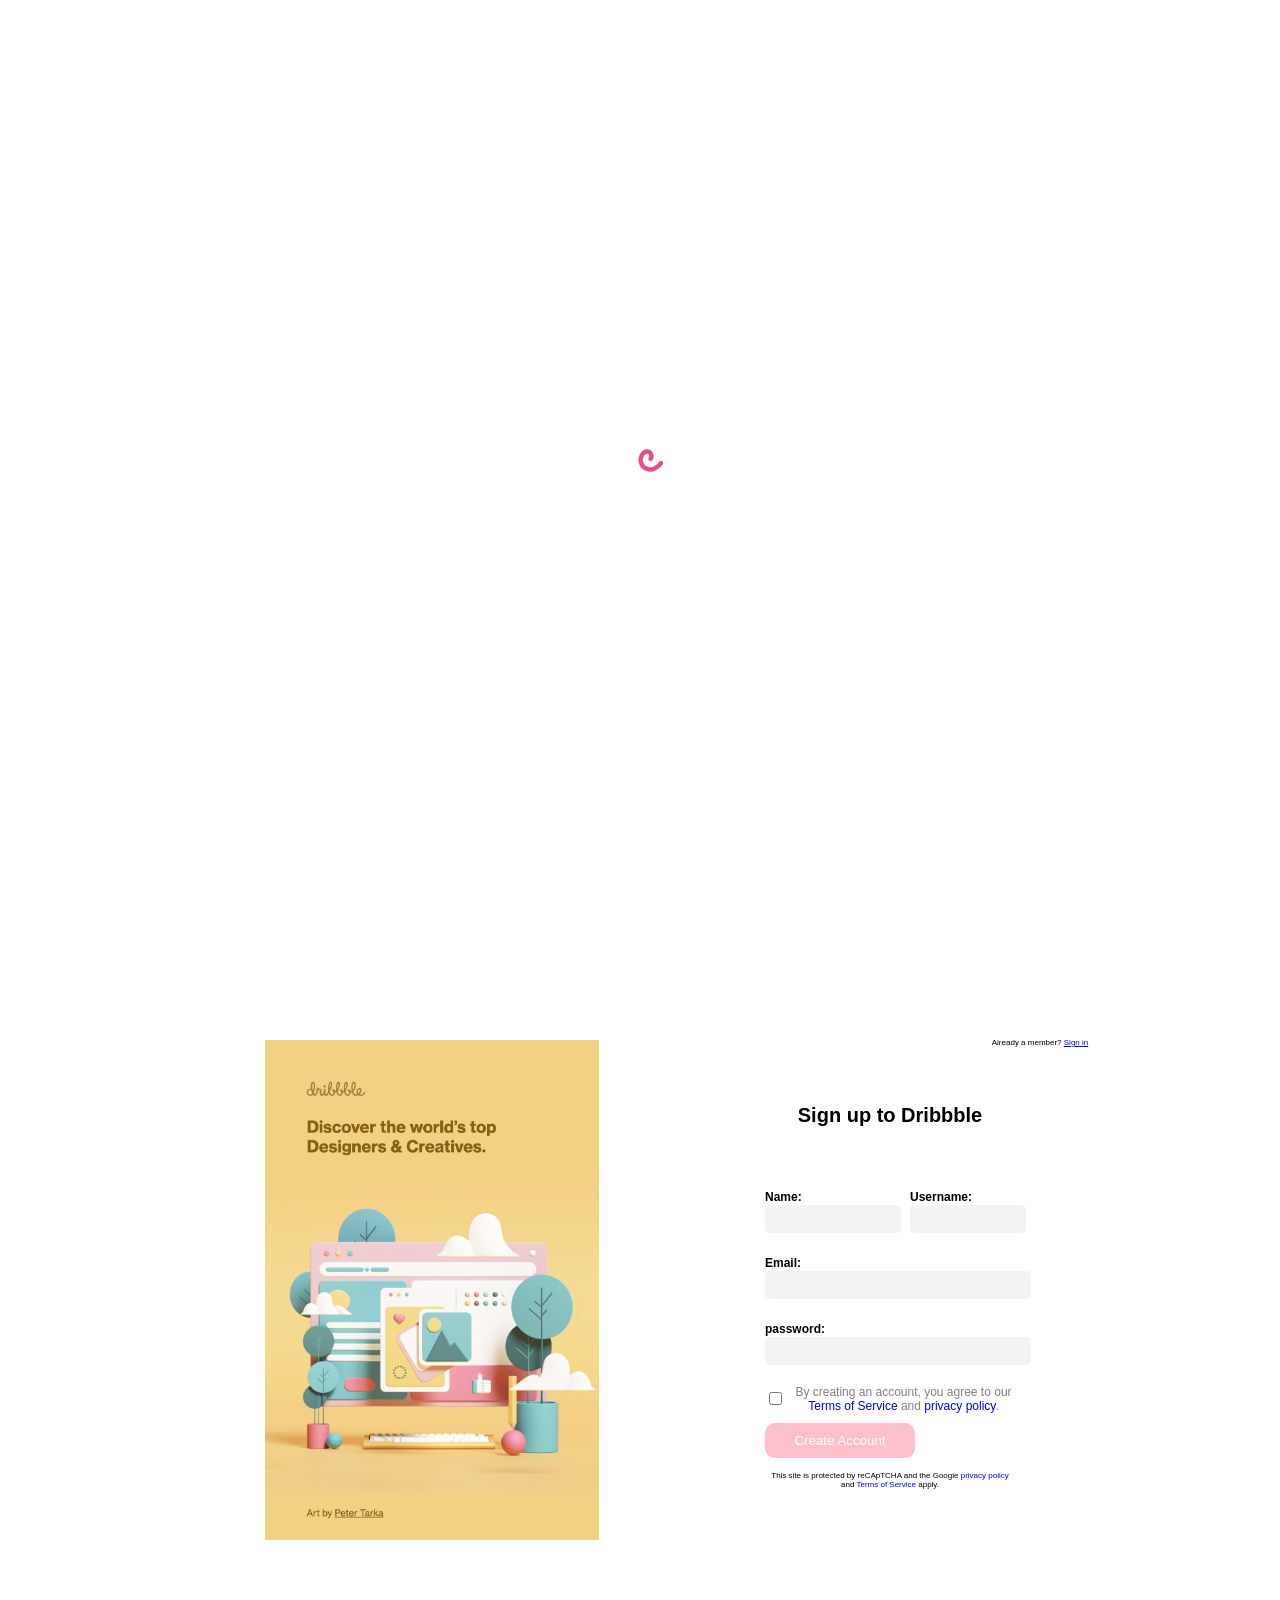
<file: index.html>
<!DOCTYPE html>
<html lang="en">
<head>
    <meta charset="UTF-8">
    <meta name="viewport" content="width=device-width, initial-scale=1.0">
    <title>Sign-Up Form</title>
    <link rel="stylesheet" type="text/css" href="dribble.css">
</head>
<body>
    <div class="container" id="loadingDiv">
        <img src="Asset/dribble-logo-5.gif" alt="Loading GIF">
    </div>
    <form action="#" method="post" id="sign-up-form">
        <div class="signin">
            <p>Already a member? <a href="#">Sign in</a></p>
        </div>
        <div class="form-container">
            <div class="left-side">
                <img src="Asset/banner.jpg" alt="Image">
            </div>
            <div class="right-side">
                <h3 class="Signup">Sign up to Dribbble</h3>
                <div class="row">
                    <div class="column">
                        <label for="name"><b>Name:</b></label>
                        <input type="text" id="name" name="name" style="width: 120px; height: 12px;">
                        <div class="error-message" id="name-error"></div>
                    </div>
                    <div class="column">
                        <label for="username"><b>Username:</b></label>
                        <input type="text" id="username" name="username"  style="width: 100px; height: 12px;">
                        <div class="error-message" id="username-error"></div>
                    </div>
                </div>
                <div class="row">
                    <div class="column">
                        <label for="email"><b>Email:</b></label>
                        <input type="email" id="email" name="email" style="width: 250px; height: 12px;">
                        <div class="error-message" id="email-error"></div>
                    </div>
                </div>
                <div class="row">
                    <div class="column">
                        <label for="password"><b>password:</b></label>
                        <input type="password" id="password" name="password" style="width: 250px; height: 12px;">
                        <div class="error-message" id="password-error"></div>
                    </div>
                </div>
                <div class="checkbox">
                    <input type="checkbox" id="terms" name="terms" required>
                    <label for="terms">By creating an account, you agree to our <span class="color1">Terms of Service</span> and <span class="color2">privacy policy</span>.</label>
                </div>
               
               <div class="error-message" id="terms-error"></div>
                <button type="submit" id="create-account-button">Create Account</button>
                <p>This site is protected by reCApTCHA and the Google <span class="color3">privacy policy</span> and <span class="color4">Terms of Service</span> apply.</p>
            </div>
        </div>
    </form>

    <script>
        var displayTime = 8000;

        function showMainContent() {
            document.getElementById('loadingDiv').classList.add('hidden');
            document.getElementById('mainDiv').classList.remove('hidden');
        }
        setTimeout(showMainContent, displayTime);
    </script>
    <script src="dribble.js"></script>
</body>
</html>
</file>
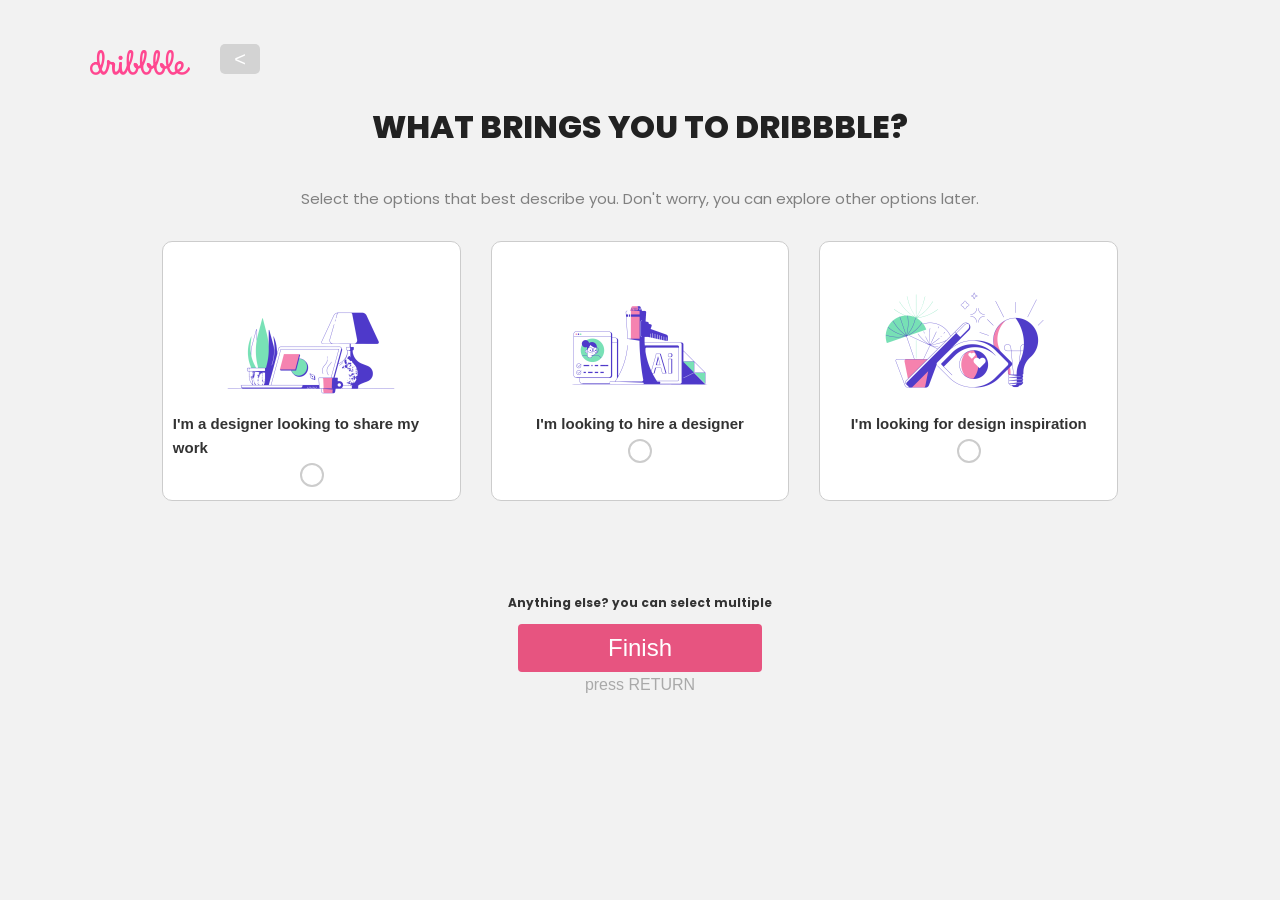
<file: Ask.html>
<!DOCTYPE html>
<html>
<head>
    <title>Dribbble</title>
    <link rel="stylesheet" href="Ask.css">
    <link rel="preconnect" href="https://fonts.googleapis.com">
    <link rel="preconnect" href="https://fonts.gstatic.com" crossorigin>
    <link href="https://fonts.googleapis.com/css2?family=Lilita+One&family=poppins:ital,wght@0,100;0,200;0,300;0,400;0,500;0,600;0,700;0,800;0,900;1,100;1,200;1,300;1,400;1,500;1,600;1,700;1,800;1,900&display=swap" rel="stylesheet">
</head>
<body>
<section>
    <div class="logo"><img src="Asset/pinkDribble.png"></div>
    <button id="blank-page-button"><</button>
    <h2>What brings you to Dribbble?</h2>
    <p class="text1">
    Select the options that best describe you. Don't worry, you can explore other options later.
    </p>
    <form id="options-form">
        <label class="option" for="share-work">
            <img src="Asset/image1.png">
            <span>I'm a designer looking to share my work</span>
            <p class="additional-text">Sharing my imagination to the world!. Work and share my work to the community.</p>
            <input type="checkbox" id="share-work" name="options" value="share-work">
        </label>
        <label class="option" for="hire-designer">
            <img src="Asset/image2.png">
            <span>I'm looking to hire a designer</span>
            <p class="additional-text">Looking for a designer to work for my team!, choose the best designers out on dribbble</p>
            <input type="checkbox" id="hire-designer" name="options" value="hire-designer">
        </label>
        <label class="option" for="find-inspiration">
            <img src="Asset/image3.png">
            <span>I'm looking for design inspiration</span>
            <p class="additional-text">With over 7 million shots from a vast community of designers, Dribbble is the leading source for design inspiration.</p>
            <input type="checkbox" id="find-inspiration" name="options" value="find-inspiration">
        </label>
    </form>
</section>
<section>
    <h3>Anything else? you can select multiple</h3>
    <button id="finish-button" type="submit">Finish</button>
    <a href="#">press RETURN</a>
</section>

<script>
    document.getElementById("blank-page-button").onclick = function() {
        window.location.href = "profile.html"; 
    };

    document.getElementById("finish-button").onclick = function(event) {
        event.preventDefault();
        window.location.href = "mainPage.html"; 
    };
</script>

</body>
</html>
</file>
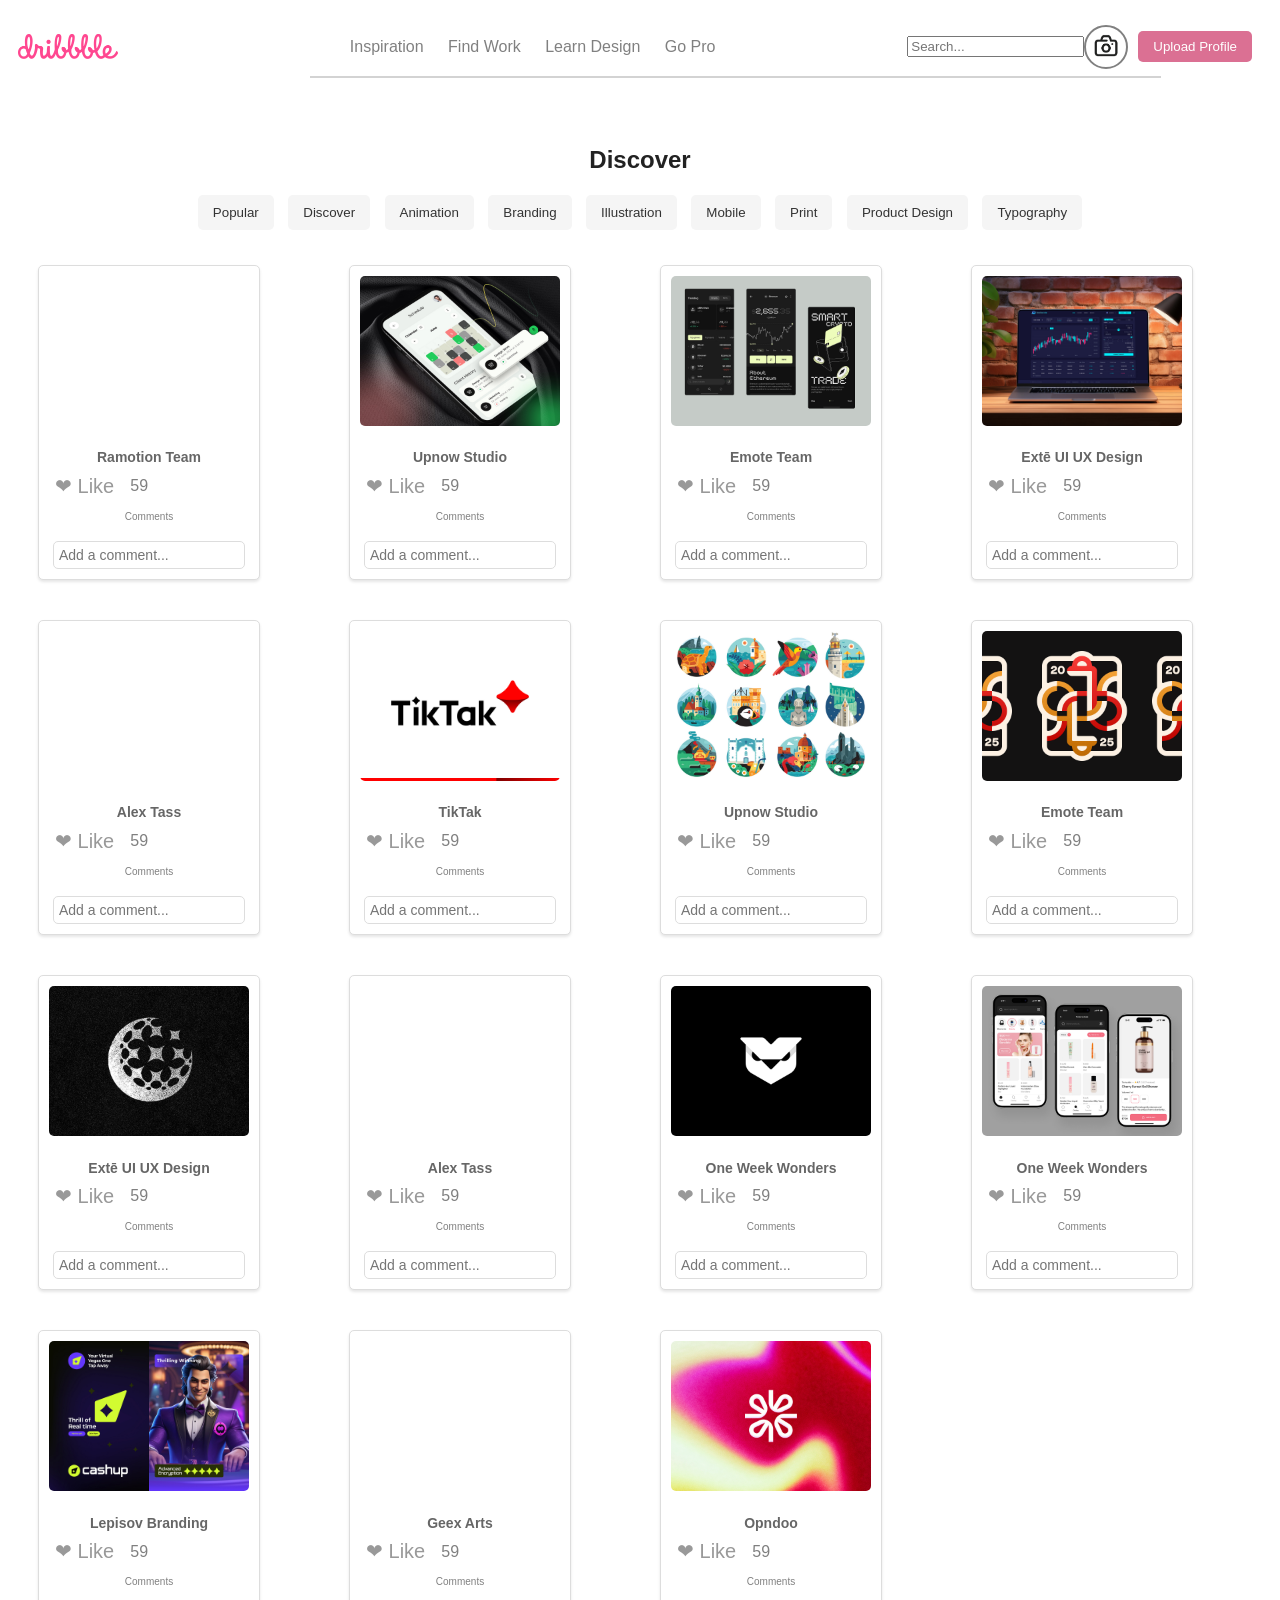
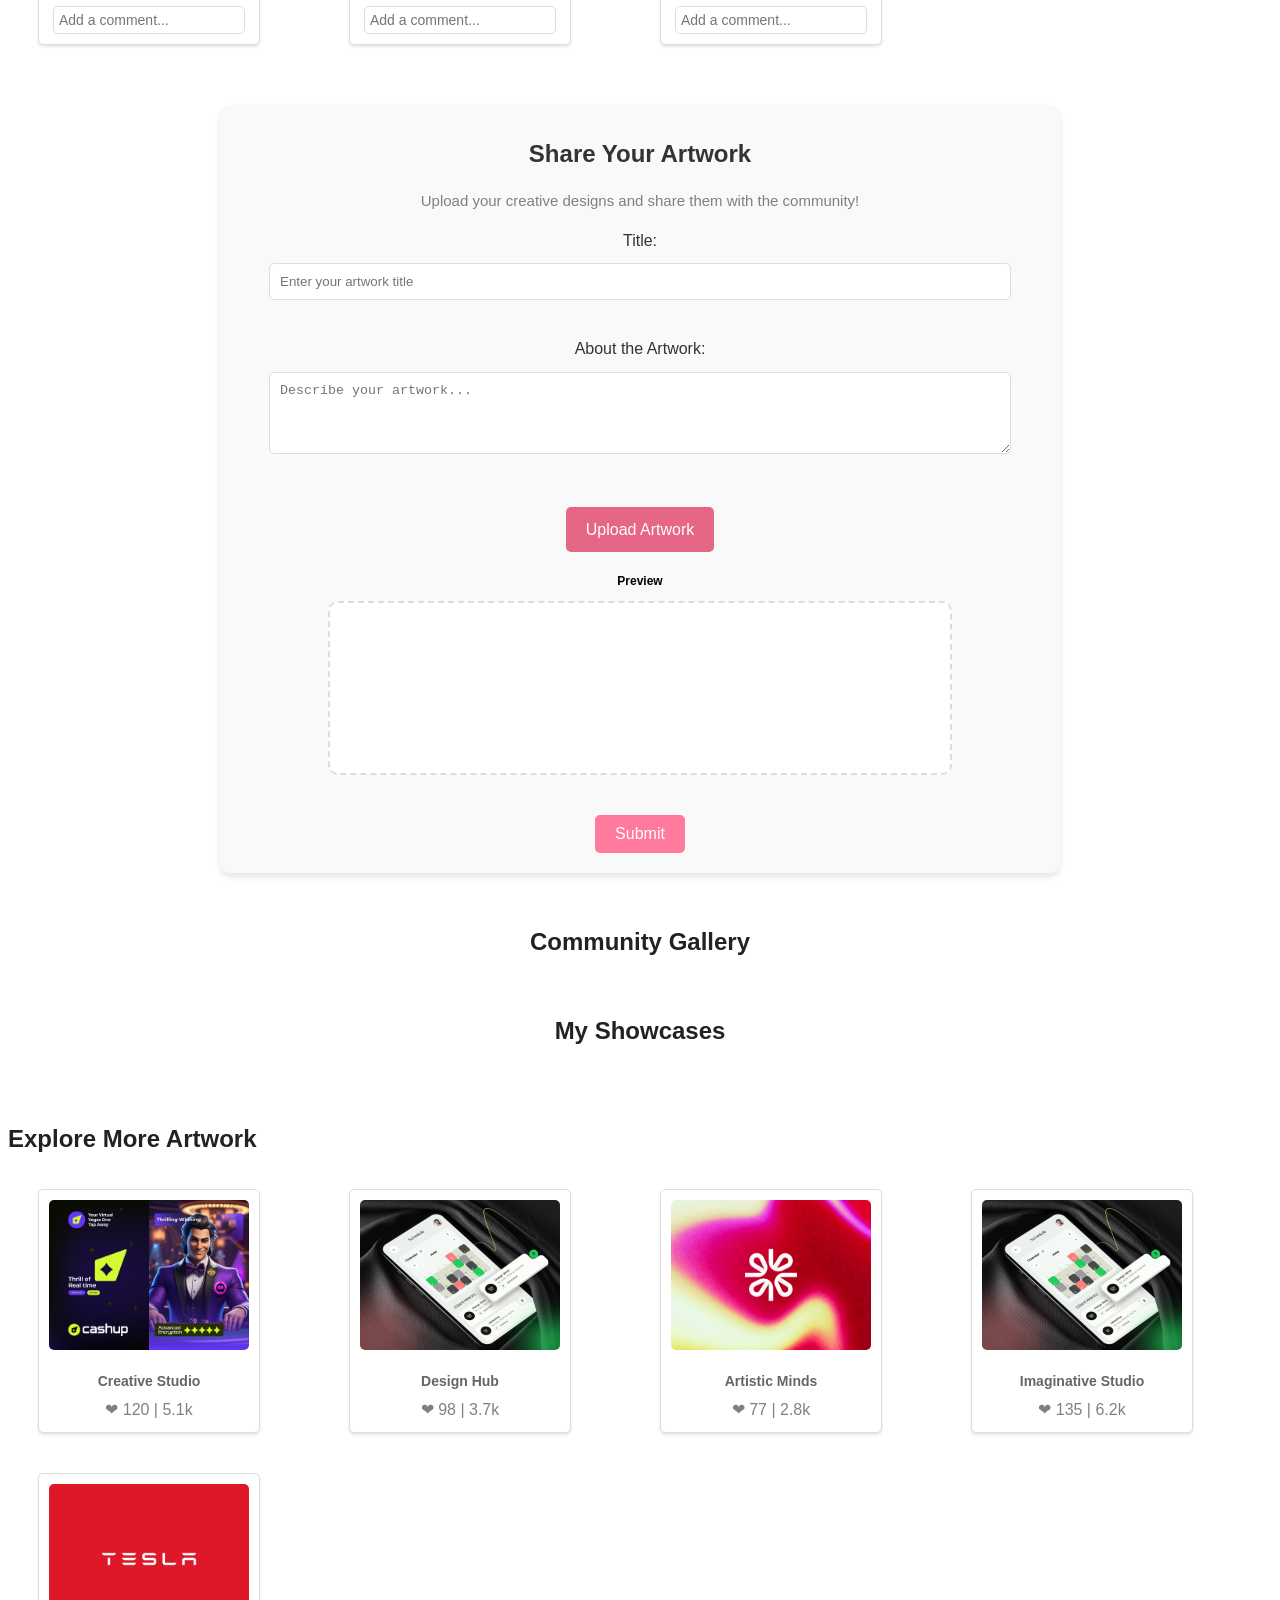
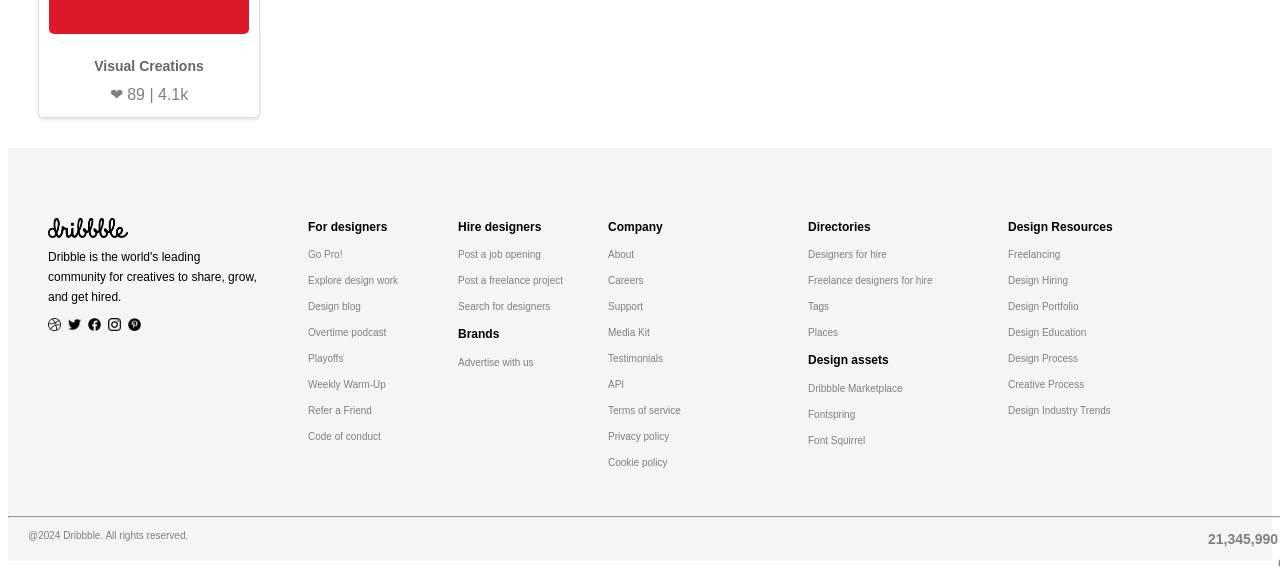
<file: mainPage.html>
<!DOCTYPE html>
<html lang="en">
<head>
    <meta charset="UTF-8">
    <meta name="viewport" content="width=device-width, initial-scale=1.0">
    <title>Dribbble Clone</title>
    <link rel="stylesheet" href="mainPage.css">
</head>
<body>
    <div class="navbar">
        <img src="Asset/pinkDribble.png">
        <div class="navbar-links">
            <ul>
                <li><a href="#">Inspiration</a></li>
                <li><a href="#">Find Work</a></li>
                <li><a href="#">Learn Design</a></li>
                <li><a href="#">Go Pro</a></li>
            </ul>
        </div>

        
        <div class="profile-section">
            <input type="text" class="search-box" placeholder="Search...">
            <label for="file-upload" class="profile-image">
                <img id="uploaded-image" src="Asset/—Pngtree—camera icon_4490535.png" alt="Profile Image">
            </label>
            <input type="file" id="file-upload" accept="image/*" onchange="displayImage(event)">
            <button class="profile-upload-btn">Upload Profile</button>
        </div>
    </div>
    </br>

    <div class="discover-section">
        <h2>Discover</h2>
        <div class="discover-tabs">
            <button>Popular</button>
            <button>Discover</button>
            <button>Animation</button>
            <button>Branding</button>
            <button>Illustration</button>
            <button>Mobile</button>
            <button>Print</button>
            <button>Product Design</button>
            <button>Typography</button>
        </div>

        
        <div class="gallery-grid">
            
            <div class="card">
                <video autoplay muted loop width="100%" style="border-radius: 10px;">
                    <source src="Asset/vid1.mp4" type="video/mp4">
                    Your browser does not support the video tag.
                </video>
                <p>Ramotion Team</p>
                <div class="like-section">
                    <button class="like-button" onclick="toggleLike(this)">❤ Like</button>
                    <span class="like-count">59</span>
                </div>
                <div class="comment-section">
                    <h4>Comments</h4>
                    <ul class="comment-list"></ul>
                    <input type="text" class="comment-input" placeholder="Add a comment..." onkeypress="addComment(event, this)">
                </div>
            </div>
            
            <div class="card">
                <img src="Asset/img2.jpg" alt="Design 2">
                <p>Upnow Studio</p>
                <div class="like-section">
                    <button class="like-button" onclick="toggleLike(this)">❤ Like</button>
                    <span class="like-count">59</span>
                </div>
                <div class="comment-section">
                    <h4>Comments</h4>
                    <ul class="comment-list"></ul>
                    <input type="text" class="comment-input" placeholder="Add a comment..." onkeypress="addComment(event, this)">
                </div>
            </div>
            <div class="card">
                <img src="Asset/img3.jpg" alt="Design 3">
                <p>Emote Team</p>
                <div class="like-section">
                    <button class="like-button" onclick="toggleLike(this)">❤ Like</button>
                    <span class="like-count">59</span>
                </div>
                <div class="comment-section">
                    <h4>Comments</h4>
                    <ul class="comment-list"></ul>
                    <input type="text" class="comment-input" placeholder="Add a comment..." onkeypress="addComment(event, this)">
                </div>
            </div>
            <div class="card">
                <img src="Asset/img4.jpg" alt="Design 4">
                <p>Extē UI UX Design</p>
                <div class="like-section">
                    <button class="like-button" onclick="toggleLike(this)">❤ Like</button>
                    <span class="like-count">59</span>
                </div>
                <div class="comment-section">
                    <h4>Comments</h4>
                    <ul class="comment-list"></ul>
                    <input type="text" class="comment-input" placeholder="Add a comment..." onkeypress="addComment(event, this)">
                </div>
            </div>
            <div class="card">
                <video autoplay muted loop width="100%" style="border-radius: 10px;">
                    <source src="Asset/vid2.mp4" type="video/mp4">
                    Your browser does not support the video tag.
                </video>
                <p>Alex Tass</p>
                <div class="like-section">
                    <button class="like-button" onclick="toggleLike(this)">❤ Like</button>
                    <span class="like-count">59</span>
                </div>
                <div class="comment-section">
                    <h4>Comments</h4>
                    <ul class="comment-list"></ul>
                    <input type="text" class="comment-input" placeholder="Add a comment..." onkeypress="addComment(event, this)">
                </div>
            </div>
            <div class="card">
                <img src="Asset/img6.png" alt="Design 6">
                <p>TikTak</p>
                <div class="like-section">
                    <button class="like-button" onclick="toggleLike(this)">❤ Like</button>
                    <span class="like-count">59</span>
                </div>
                <div class="comment-section">
                    <h4>Comments</h4>
                    <ul class="comment-list"></ul>
                    <input type="text" class="comment-input" placeholder="Add a comment..." onkeypress="addComment(event, this)">
                </div>
            </div>
            <div class="card">
                <img src="Asset/img8.jpg" alt="Design 2">
                <p>Upnow Studio</p>
                <div class="like-section">
                    <button class="like-button" onclick="toggleLike(this)">❤ Like</button>
                    <span class="like-count">59</span>
                </div>
                <div class="comment-section">
                    <h4>Comments</h4>
                    <ul class="comment-list"></ul>
                    <input type="text" class="comment-input" placeholder="Add a comment..." onkeypress="addComment(event, this)">
                </div>
            </div>
            <div class="card">
                <img src="Asset/img9.png" alt="Design 3">
                <p>Emote Team</p>
                <div class="like-section">
                    <button class="like-button" onclick="toggleLike(this)">❤ Like</button>
                    <span class="like-count">59</span>
                </div>
                <div class="comment-section">
                    <h4>Comments</h4>
                    <ul class="comment-list"></ul>
                    <input type="text" class="comment-input" placeholder="Add a comment..." onkeypress="addComment(event, this)">
                </div>
            </div>
            <div class="card">
                <img src="Asset/img10.png" alt="Design 4">
                <p>Extē UI UX Design</p>
                <div class="like-section">
                    <button class="like-button" onclick="toggleLike(this)">❤ Like</button>
                    <span class="like-count">59</span>
                </div>
                <div class="comment-section">
                    <h4>Comments</h4>
                    <ul class="comment-list"></ul>
                    <input type="text" class="comment-input" placeholder="Add a comment..." onkeypress="addComment(event, this)">
                </div>
            </div>
            <div class="card">
                <video autoplay muted loop width="100%" style="border-radius: 10px;">
                    <source src="Asset/vid3.mp4" type="video/mp4">
                    Your browser does not support the video tag.
                </video>
                <p>Alex Tass</p>
                <div class="like-section">
                    <button class="like-button" onclick="toggleLike(this)">❤ Like</button>
                    <span class="like-count">59</span>
                </div>
                <div class="comment-section">
                    <h4>Comments</h4>
                    <ul class="comment-list"></ul>
                    <input type="text" class="comment-input" placeholder="Add a comment..." onkeypress="addComment(event, this)">
                </div>
            </div>
            <div class="card">
                <img src="Asset/img11.png" alt="Design 6">
                <p>One Week Wonders</p>
                <div class="like-section">
                    <button class="like-button" onclick="toggleLike(this)">❤ Like</button>
                    <span class="like-count">59</span>
                </div>
                <div class="comment-section">
                    <h4>Comments</h4>
                    <ul class="comment-list"></ul>
                    <input type="text" class="comment-input" placeholder="Add a comment..." onkeypress="addComment(event, this)">
                </div>
            </div>
            <div class="card">
                <img src="Asset/img12.png" alt="Design 6">
                <p>One Week Wonders</p>
                <div class="like-section">
                    <button class="like-button" onclick="toggleLike(this)">❤ Like</button>
                    <span class="like-count">59</span>
                </div>
                <div class="comment-section">
                    <h4>Comments</h4>
                    <ul class="comment-list"></ul>
                    <input type="text" class="comment-input" placeholder="Add a comment..." onkeypress="addComment(event, this)">
                </div>
            </div>
            <div class="card">
                <img src="Asset/img13.jpg" alt="Design 6">
                <p>Lepisov Branding</p>
                <div class="like-section">
                    <button class="like-button" onclick="toggleLike(this)">❤ Like</button>
                    <span class="like-count">59</span>
                </div>
                <div class="comment-section">
                    <h4>Comments</h4>
                    <ul class="comment-list"></ul>
                    <input type="text" class="comment-input" placeholder="Add a comment..." onkeypress="addComment(event, this)">
                </div>
            </div>
            <div class="card">
                <video autoplay muted loop width="100%" style="border-radius: 10px;">
                    <source src="Asset/vid4.mp4" type="video/mp4">
                    Your browser does not support the video tag.
                </video>
                <p>Geex Arts</p>
                <div class="like-section">
                    <button class="like-button" onclick="toggleLike(this)">❤ Like</button>
                    <span class="like-count">59</span>
                </div>
                <div class="comment-section">
                    <h4>Comments</h4>
                    <ul class="comment-list"></ul>
                    <input type="text" class="comment-input" placeholder="Add a comment..." onkeypress="addComment(event, this)">
                </div>
            </div>
            <div class="card">
                <img src="Asset/img14.jpg" alt="Design 6">
                <p>Opndoo</p>
                <div class="like-section">
                    <button class="like-button" onclick="toggleLike(this)">❤ Like</button>
                    <span class="like-count">59</span>
                </div>
                <div class="comment-section">
                    <h4>Comments</h4>
                    <ul class="comment-list"></ul>
                    <input type="text" class="comment-input" placeholder="Add a comment..." onkeypress="addComment(event, this)">
                </div>
            </div>
        </div>
    </div>
        </div>
    </div>
    
    <div class="upload-section">
        <h2>Share Your Artwork</h2>
        <p>Upload your creative designs and share them with the community!</p>
        <form id="upload-form">
           
            <label for="artwork-title">Title:</label><br>
            <input type="text" id="artwork-title" placeholder="Enter your artwork title" required><br><br>
    
            
            <label for="artwork-description">About the Artwork:</label><br>
            <textarea id="artwork-description" rows="4" placeholder="Describe your artwork..." required></textarea><br><br>
    
            
            <label for="artwork-upload" class="upload-btn">
                <input type="file" id="artwork-upload" accept="image/*,video/*" onchange="previewArtwork(event)" required>
                Upload Artwork
            </label>
    
           
            <div class="preview-container">
                <h3>Preview</h3>
                <div id="preview-area">
                </div>
            </div>
    
            
            <button type="submit" class="submit-artwork-btn">Submit</button>
        </form>
    </div>
    
    <div class="community-gallery">
        <h2>Community Gallery</h2>

        <div class="community-gallery">
            <h2>My Showcases</h2>
        <div class="gallery-grid" id="community-gallery-grid">
        </div>
    </div> 
    </div> 


<div class="additional-images">
    <h2>Explore More Artwork</h2>
    <div class="gallery-grid">
        <div class="card">
            <img src="Asset/img13.jpg" alt="Additional Design 1">
            <p>Creative Studio</p>
            <span>❤ 120 | 5.1k</span>
        </div>
        <div class="card">
            <img src="Asset/img2.jpg" alt="Additional Design 2">
            <p>Design Hub</p>
            <span>❤ 98 | 3.7k</span>
        </div>
        <div class="card">
            <img src="Asset/img14.jpg" alt="Additional Design 3">
            <p>Artistic Minds</p>
            <span>❤ 77 | 2.8k</span>
        </div>
        <div class="card">
            <img src="Asset/img2.jpg" alt="Additional Design 4">
            <p>Imaginative Studio</p>
            <span>❤ 135 | 6.2k</span>
        </div>
        <div class="card">
            <img src="Asset/img15.png" alt="Additional Design 5">
            <p>Visual Creations</p>
            <span>❤ 89 | 4.1k</span>
        </div>
    </div>
</div>

    <div class="footer">
        <img class="image2" src="Asset/dribbble-logo-png-dribbble-logos-img-5000x1230.png">
        <p class="a">Dribble is the world's leading</p>
        <p class="a1">community for creatives to share, grow,</p>
        <p class="a2">and get hired.</p>

        <img class="dribbble" src="Asset/dribble.png">
        <img class="twitter" src="Asset/twitter (2).png">
        <img class="facebook" src="Asset/facebook (1).png">
        <img class="instagram" src="Asset/instagram (1).png">
        <img class="printerest" src="Asset/pinterest.png">

        
        <div class="pack1">
            <h3>For designers</h3>
            <h4>Go Pro!</h4>
            <h4>Explore design work</h4>
            <h4>Design blog</h4>
            <h4>Overtime podcast</h4>
            <h4>Playoffs</h4>
            <h4>Weekly Warm-Up</h4>
            <h4>Refer a Friend</h4>
            <h4>Code of conduct</h4>
        </div>
        
        <div class="pack2">
            <h3>Hire designers</h3>
            <h4>Post a job opening</h4>
            <h4>Post a freelance project</h4>
            <h4>Search for designers</h4>
            
            <h3>Brands</h3>
            <h4>Advertise with us</h4>
        </div>
        
        <div class="pack3">
            <h3>Company</h3>
            <h4>About</h4>
            <h4>Careers</h4>
            <h4>Support</h4>
            <h4>Media Kit</h4>
            <h4>Testimonials</h4>
            <h4>API</h4>
            <h4>Terms of service</h4>
            <h4>Privacy policy</h4>
            <h4>Cookie policy</h4>
        </div>
        
        <div class="pack4">
            <h3>Directories</h3>
            <h4>Designers for hire</h4>
            <h4>Freelance designers for hire</h4>
            <h4>Tags</h4>
            <h4>Places</h4>
            
            <h3>Design assets</h3>
            <h4>Dribbble Marketplace</h4>
            <h4>Fontspring</h4>
            <h4>Font Squirrel</h4>
        </div>
        
        <div class="pack5">
            <h3>Design Resources</h3>
            <h4>Freelancing</h4>
            <h4>Design Hiring</h4>
            <h4>Design Portfolio</h4>
            <h4>Design Education</h4>
            <h4>Design Process</h4>
            <h4>Creative Process</h4>
            <h4>Design Industry Trends</h4>
        </div>

        <div class="line">
        <hr>
        </div>

        <div class="line">
            <hr>
        </div>

        <p class="copyright">@2024 Dribbble. All rights reserved.</p>
        <p class="shots"><b>21,345,990</b>&nbsp; shots dribbbled</p>
        <img class="dribbble1" src="Asset/dribbble.png">
    </div>

    <script src="mainPage.js"></script>
    <script>
        function toggleLike(button) {
            const likeCountElement = button.nextElementSibling;
            let likeCount = parseInt(likeCountElement.textContent);

            if (button.classList.contains('liked')) {
                button.classList.remove('liked');
                button.textContent = '❤ Like';
                likeCount--;
            } else {
                button.classList.add('liked');
                button.textContent = '🩷 Liked';
                likeCount++;
            }

            likeCountElement.textContent = likeCount;
        }

        function addComment(event, input) {
            if (event.key === 'Enter' && input.value.trim() !== '') {
                const commentList = input.previousElementSibling;
                const newComment = document.createElement('li');
                newComment.textContent = input.value;
                commentList.appendChild(newComment);
                input.value = '';
            }
        }
    </script>
</body>
</html>
</file>
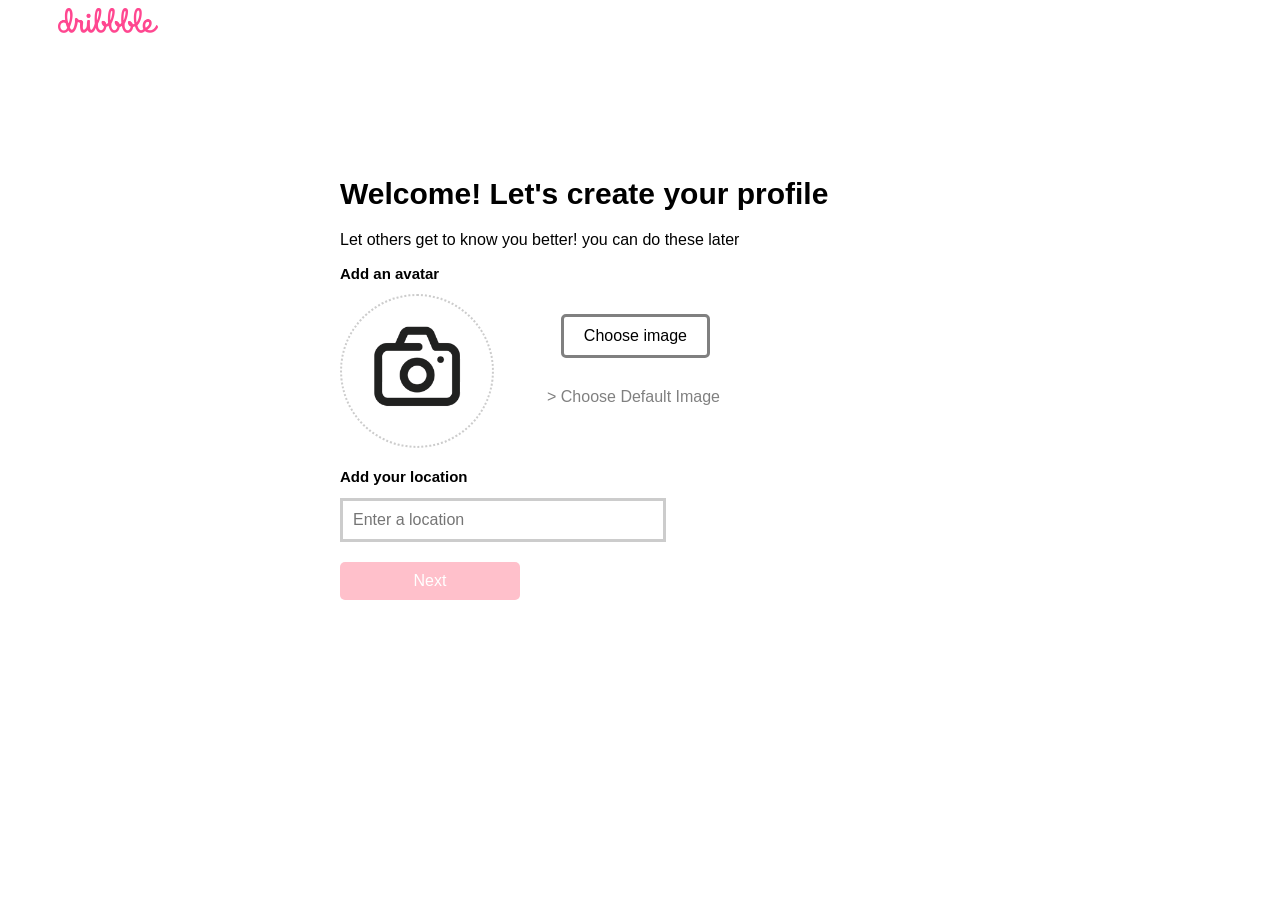
<file: profile.html>
<!DOCTYPE html>
<html lang="en">
<head>
    <meta charset="UTF-8">
    <meta name="viewport" content="width=device-width, initial-scale=1.0">
    <title>profile Setup</title>
    <link rel="stylesheet" href="profile.css">
</head>
<body>
    <div class="logo">
        <img src="Asset/pinkDribble.png">
    </div>
    <div class="container">
        <h1>Welcome! Let's create your profile</h1>
        <p>Let others get to know you better! you can do these later</p>
        <div class="avatar-section">
            <h2>Add an avatar</h2>
            <div class="avatar-upload">
                <input type="file" id="avatar-input" accept="image/*" style="display: none;">
                <label for="avatar-input" class="avatar-placeholder">
                    <img class="avatar-preview" src="Asset/—Pngtree—camera icon_4490535.png" alt="Upload Icon" >
                </label>
                <div class="buttons-right">
                    <button id="upload-btn">Choose image</button>
                    <button id="choose-default-btn"> > Choose Default Image</button>
                </div>
            </div>
        </div>
        <div class="location-section">
            <h2>Add your location</h2>
            <input type="text" id="location-input" placeholder="Enter a location">
            <div class="pre-existing-locations" style="display: none;">
                <option value="AF">Afghanistan</option>
    <option value="AX">Aland Islands</option>
    <option value="AL">Albania</option>
    <option value="DZ">Algeria</option>
    <option value="AS">American Samoa</option>
    <option value="AD">Andorra</option>
    <option value="AO">Angola</option>
    <option value="AI">Anguilla</option>
    <option value="AQ">Antarctica</option>
    <option value="AG">Antigua and Barbuda</option>
    <option value="AR">Argentina</option>
    <option value="AM">Armenia</option>
    <option value="AW">Aruba</option>
    <option value="AU">Australia</option>
    <option value="AT">Austria</option>
    <option value="AZ">Azerbaijan</option>
    <option value="BS">Bahamas</option>
    <option value="BH">Bahrain</option>
    <option value="BD">Bangladesh</option>
    <option value="BB">Barbados</option>
    <option value="BY">Belarus</option>
    <option value="BE">Belgium</option>
    <option value="BZ">Belize</option>
    <option value="BJ">Benin</option>
    <option value="BM">Bermuda</option>
    <option value="BT">Bhutan</option>
    <option value="BO">Bolivia</option>
    <option value="BQ">Bonaire, Sint Eustatius and Saba</option>
    <option value="BA">Bosnia and Herzegovina</option>
    <option value="BW">Botswana</option>
    <option value="BV">Bouvet Island</option>
    <option value="BR">Brazil</option>
    <option value="IO">British Indian Ocean Territory</option>
    <option value="BN">Brunei Darussalam</option>
    <option value="BG">Bulgaria</option>
    <option value="BF">Burkina Faso</option>
    <option value="BI">Burundi</option>
    <option value="KH">Cambodia</option>
    <option value="CM">Cameroon</option>
    <option value="CA">Canada</option>
    <option value="CV">Cape Verde</option>
    <option value="KY">Cayman Islands</option>
    <option value="CF">Central African Republic</option>
    <option value="TD">Chad</option>
    <option value="CL">Chile</option>
    <option value="CN">China</option>
    <option value="CX">Christmas Island</option>
    <option value="CC">Cocos (Keeling) Islands</option>
    <option value="CO">Colombia</option>
    <option value="KM">Comoros</option>
    <option value="CG">Congo</option>
    <option value="CD">Congo, Democratic Republic of the Congo</option>
    <option value="CK">Cook Islands</option>
    <option value="CR">Costa Rica</option>
    <option value="CI">Cote D'Ivoire</option>
    <option value="HR">Croatia</option>
    <option value="CU">Cuba</option>
    <option value="CW">Curacao</option>
    <option value="CY">Cyprus</option>
    <option value="CZ">Czech Republic</option>
    <option value="DK">Denmark</option>
    <option value="DJ">Djibouti</option>
    <option value="DM">Dominica</option>
    <option value="DO">Dominican Republic</option>
    <option value="EC">Ecuador</option>
    <option value="EG">Egypt</option>
    <option value="SV">El Salvador</option>
    <option value="GQ">Equatorial Guinea</option>
    <option value="ER">Eritrea</option>
    <option value="EE">Estonia</option>
    <option value="ET">Ethiopia</option>
    <option value="FK">Falkland Islands (Malvinas)</option>
    <option value="FO">Faroe Islands</option>
    <option value="FJ">Fiji</option>
    <option value="FI">Finland</option>
    <option value="FR">France</option>
    <option value="GF">French Guiana</option>
    <option value="pF">French polynesia</option>
    <option value="TF">French Southern Territories</option>
    <option value="GA">Gabon</option>
    <option value="GM">Gambia</option>
    <option value="GE">Georgia</option>
    <option value="DE">Germany</option>
    <option value="GH">Ghana</option>
    <option value="GI">Gibraltar</option>
    <option value="GR">Greece</option>
    <option value="GL">Greenland</option>
    <option value="GD">Grenada</option>
    <option value="Gp">Guadeloupe</option>
    <option value="GU">Guam</option>
    <option value="GT">Guatemala</option>
    <option value="GG">Guernsey</option>
    <option value="GN">Guinea</option>
    <option value="GW">Guinea-Bissau</option>
    <option value="GY">Guyana</option>
    <option value="HT">Haiti</option>
    <option value="HM">Heard Island and Mcdonald Islands</option>
    <option value="VA">Holy See (Vatican City State)</option>
    <option value="HN">Honduras</option>
    <option value="HK">Hong Kong</option>
    <option value="HU">Hungary</option>
    <option value="IS">Iceland</option>
    <option value="IN">India</option>
    <option value="ID">Indonesia</option>
    <option value="IR">Iran, Islamic Republic of</option>
    <option value="IQ">Iraq</option>
    <option value="IE">Ireland</option>
    <option value="IM">Isle of Man</option>
    <option value="IL">Israel</option>
    <option value="IT">Italy</option>
    <option value="JM">Jamaica</option>
    <option value="Jp">Japan</option>
    <option value="JE">Jersey</option>
    <option value="JO">Jordan</option>
    <option value="KZ">Kazakhstan</option>
    <option value="KE">Kenya</option>
    <option value="KI">Kiribati</option>
    <option value="Kp">Korea, Democratic people's Republic of</option>
    <option value="KR">Korea, Republic of</option>
    <option value="XK">Kosovo</option>
    <option value="KW">Kuwait</option>
    <option value="KG">Kyrgyzstan</option>
    <option value="LA">Lao people's Democratic Republic</option>
    <option value="LV">Latvia</option>
    <option value="LB">Lebanon</option>
    <option value="LS">Lesotho</option>
    <option value="LR">Liberia</option>
    <option value="LY">Libyan Arab Jamahiriya</option>
    <option value="LI">Liechtenstein</option>
    <option value="LT">Lithuania</option>
    <option value="LU">Luxembourg</option>
    <option value="MO">Macao</option>
    <option value="MK">Macedonia, the Former Yugoslav Republic of</option>
    <option value="MG">Madagascar</option>
    <option value="MW">Malawi</option>
    <option value="MY">Malaysia</option>
    <option value="MV">Maldives</option>
    <option value="ML">Mali</option>
    <option value="MT">Malta</option>
    <option value="MH">Marshall Islands</option>
    <option value="MQ">Martinique</option>
    <option value="MR">Mauritania</option>
    <option value="MU">Mauritius</option>
    <option value="YT">Mayotte</option>
    <option value="MX">Mexico</option>
    <option value="FM">Micronesia, Federated States of</option>
    <option value="MD">Moldova, Republic of</option>
    <option value="MC">Monaco</option>
    <option value="MN">Mongolia</option>
    <option value="ME">Montenegro</option>
    <option value="MS">Montserrat</option>
    <option value="MA">Morocco</option>
    <option value="MZ">Mozambique</option>
    <option value="MM">Myanmar</option>
    <option value="NA">Namibia</option>
    <option value="NR">Nauru</option>
    <option value="Np">Nepal</option>
    <option value="NL">Netherlands</option>
    <option value="AN">Netherlands Antilles</option>
    <option value="NC">New Caledonia</option>
    <option value="NZ">New Zealand</option>
    <option value="NI">Nicaragua</option>
    <option value="NE">Niger</option>
    <option value="NG">Nigeria</option>
    <option value="NU">Niue</option>
    <option value="NF">Norfolk Island</option>
    <option value="Mp">Northern Mariana Islands</option>
    <option value="NO">Norway</option>
    <option value="OM">Oman</option>
    <option value="pK">pakistan</option>
    <option value="pW">palau</option>
    <option value="pS">palestinian Territory, Occupied</option>
    <option value="pA">panama</option>
    <option value="pG">papua New Guinea</option>
    <option value="pY">paraguay</option>
    <option value="pE">peru</option>
    <option value="pH">philippines</option>
    <option value="pN">pitcairn</option>
    <option value="pL">poland</option>
    <option value="pT">portugal</option>
    <option value="pR">puerto Rico</option>
    <option value="QA">Qatar</option>
    <option value="RE">Reunion</option>
    <option value="RO">Romania</option>
    <option value="RU">Russian Federation</option>
    <option value="RW">Rwanda</option>
    <option value="BL">Saint Barthelemy</option>
    <option value="SH">Saint Helena</option>
    <option value="KN">Saint Kitts and Nevis</option>
    <option value="LC">Saint Lucia</option>
    <option value="MF">Saint Martin</option>
    <option value="pM">Saint pierre and Miquelon</option>
    <option value="VC">Saint Vincent and the Grenadines</option>
    <option value="WS">Samoa</option>
    <option value="SM">San Marino</option>
    <option value="ST">Sao Tome and principe</option>
    <option value="SA">Saudi Arabia</option>
    <option value="SN">Senegal</option>
    <option value="RS">Serbia</option>
    <option value="CS">Serbia and Montenegro</option>
    <option value="SC">Seychelles</option>
    <option value="SL">Sierra Leone</option>
    <option value="SG">Singapore</option>
    <option value="SX">Sint Maarten</option>
    <option value="SK">Slovakia</option>
    <option value="SI">Slovenia</option>
    <option value="SB">Solomon Islands</option>
    <option value="SO">Somalia</option>
    <option value="ZA">South Africa</option>
    <option value="GS">South Georgia and the South Sandwich Islands</option>
    <option value="SS">South Sudan</option>
    <option value="ES">Spain</option>
    <option value="LK">Sri Lanka</option>
    <option value="SD">Sudan</option>
    <option value="SR">Suriname</option>
    <option value="SJ">Svalbard and Jan Mayen</option>
    <option value="SZ">Swaziland</option>
    <option value="SE">Sweden</option>
    <option value="CH">Switzerland</option>
    <option value="SY">Syrian Arab Republic</option>
    <option value="TW">Taiwan, province of China</option>
    <option value="TJ">Tajikistan</option>
    <option value="TZ">Tanzania, United Republic of</option>
    <option value="TH">Thailand</option>
    <option value="TL">Timor-Leste</option>
    <option value="TG">Togo</option>
    <option value="TK">Tokelau</option>
    <option value="TO">Tonga</option>
    <option value="TT">Trinidad and Tobago</option>
    <option value="TN">Tunisia</option>
    <option value="TR">Turkey</option>
    <option value="TM">Turkmenistan</option>
    <option value="TC">Turks and Caicos Islands</option>
    <option value="TV">Tuvalu</option>
    <option value="UG">Uganda</option>
    <option value="UA">Ukraine</option>
    <option value="AE">United Arab Emirates</option>
    <option value="GB">United Kingdom</option>
    <option value="US">United States</option>
    <option value="UM">United States Minor Outlying Islands</option>
    <option value="UY">Uruguay</option>
    <option value="UZ">Uzbekistan</option>
    <option value="VU">Vanuatu</option>
    <option value="VE">Venezuela</option>
    <option value="VN">Viet Nam</option>
    <option value="VG">Virgin Islands, British</option>
    <option value="VI">Virgin Islands, U.s.</option>
    <option value="WF">Wallis and Futuna</option>
    <option value="EH">Western Sahara</option>
    <option value="YE">Yemen</option>
    <option value="ZM">Zambia</option>
    <option value="ZW">Zimbabwe</option>
            </div>
        </div>
        <button id="next-btn">Next</button>
    </div>

    <script src="profile.js"></script>
</body>
</html>
</file>
<file: dribble.css>
body {
  margin: 0;
  padding: 0;
  font-family: Arial, sans-serif;
  background-color: #fff;
}

#sign-up-form {
  width: 50%;
  margin: 70px auto;
  display: flex;
  align-items: center;
  justify-content: center;
  background-color: #fff;
}

.form-container {
  display: flex;
  flex-direction: row;
  justify-content: center;
  align-items: center;
  width: 100%;
  max-width: 500px;
  margin: 50px auto;
  padding: 20px;
}

.container {
  display: flex;
  justify-content: center;
  align-items: center;
  height: 100vh;
  margin: 0;
}

.hidden {
  display: none;
}

.form-container {
  text-align: center;
}

.container > img {
  width: 400px;
}

.left-side {
  width: 100%;
  display: flex;
  align-items: center;
}

.signin {
  font-family: "Roboto", sans-serif;
  position: absolute;
  font-size: 12px;
  margin-left: 800px;
  margin-bottom: 500px;
}

.left-side img {
  width: 400px;
  margin-right: 300px;
  height: 500px;
}

.right-side {
  width: 50%;
  display: flex;
  flex-direction: column;
}

.row {
  display: flex;
  margin-bottom: 20px;
  gap: 20px;
}

.error-message {
  color: red;
  font-size: 10px;
}

.column {
  width: 50%;
  display: flex;
  flex-direction: column;
  align-items: flex-start;
}

.column input {
  padding: 8px;
  border-radius: 5px;
  border: none;
  background-color: #f3f3f3;
  width: 100%; 
}

.others > input {
  width: 250px;
}

.checkbox label {
  font-family: "Roboto", sans-serif;
  font-size: 12px;
  color: grey;
}

.color1,
.color2,
.color3,
.color4 {
  color: blue;
}

p {
  font-family: "Roboto", sans-serif;
  padding-top: 5px;
  font-size: 8px;
}

b {
  font-family: "Roboto", sans-serif;
  font-size: 12px;
}

.Signup {
  padding-bottom: 40px;
  font-family: "Roboto", sans-serif;
  font-size: 20px;
  font-weight: 999px;
}

.checkbox {
  display: flex;
  align-items: center;
  margin-bottom: 10px;
}

.checkbox input {
  margin-right: 10px;
  cursor: pointer;
}

#create-account-button {
  width: 60%;
  padding: 10px 15px;
  border-radius: 10px;
  border: none;
  background-color: pink;
  color: #fff;
  cursor: pointer;
}

#create-account-button:hover {
  background-color: palevioletred;
}

@media screen and (max-width: 768px) {
  #sign-up-form {
      width: 90%;
  }

  .form-container {
      flex-direction: column;
      align-items: center;
      padding: 10px;
  }

  .left-side img {
      width: 100%;
      margin-right: 0;
      height: auto;
  }

  .right-side {
      width: 100%;
  }

  .row {
      margin-bottom: 10px; 
  }

  .column {
      width: 100%;
  }

  .column input {
      width: 100%;
  }

  .others > input {
      width: 100%;
  }

  .Signup {
      font-size: 16px; 
  }

  #create-account-button {
      width: 100%;
      margin-top: 10px;
  }

  .signin {
      margin-top: 1600px;
      margin-right: 800px;
  }
}
</file>
<file: Ask.css>
body {
    font-family: 'Open Sans', sans-serif;
    line-height: 1.6;
    color: #333;
    background-color: #f2f2f2;
    padding: 0 20px;
}

header {
    height: 100vh;
    background-size: cover;
    background-position: center;
    display: flex;
    justify-content: center;
    align-items: center;
}

header h1 {
    font-size: 48px;
    color: #fff;
    text-shadow: 2px 2px 4px rgba(0, 0, 0, 0.5);
}

.option img {
    transition: transform 0.5s ease-out, top 0.5s ease-out;

}

.option:hover img {
    transform: scale(1.2);
    top: -55px; 
}

.additional-text {
    display: none;
    transition: visibility 0.5s ease;
}

.option:hover .additional-text {
    display: block;
}

.additional-text {
    font-family: "poppins", sans-serif;
    font-size: 10px;
    color: grey;
}

h3 {
    font-family: "poppins", sans-serif;
    font-size: 12px;
    font-weight: 700;
}

span {
    display: flex;
    justify-content: center;
    font-size: 15px;
    font-weight: 800;
}

section {
    margin: 50px 0;
    display: flex;
    flex-direction: column;
    align-items: center;
}

section h2 {
    display: flex;
    justify-content: center;
    font-family: "poppins", sans-serif;
    font-size: 32px;
    margin-bottom: 20px;
    font-weight: 800;
    color: #222;
    text-transform: uppercase;
}

section p {
    display: flex;
    justify-content: center;
    font-family: "poppins", sans-serif;
    font-size: 18px;
    margin-bottom: 30px;
}

form {
    width: 85%;
    gap: 30px;
    display: flex;
    flex-wrap: wrap;
    justify-content: space-between;
    justify-content: center;
}

form label {
    display: flex;
    flex-direction: column;
    align-items: center;
    width: calc(33.33% - 70px);
    padding: 10px;
    background-color: #fff;
    border: 1px solid #ccc;
    border-radius: 10px;
    transition: all 0.2s ease-in-out;
    margin-bottom: 30px;
    cursor: pointer;
}

.option {
    position: relative;
    transition: transform 0.5s ease-out; 
}

#blank-page-button {
    width: 40px; 
    height: 30px; 
    margin-right: 800px;
    margin-top: -38px;
    background-color: lightgrey;
    color: white;
    font-size: 20px;
    border: none;
    border-radius: 5px;
    cursor: pointer;
}

.logo > img{
    width: 100px;
    margin-right: 1000px;
}
#blank-page-button:hover {
    background-color:grey;
}

.option:hover {
    border-color: #e75480;
    border-width: 2px;
    transform: scale(1.1);
}

.option input[type="checkbox"] {
    -webkit-appearance: none;
    -moz-appearance: none;
    appearance: none;
    width: 24px;
    height: 24px;
    border-radius: 50%;
    border: 2px solid #ccc;
    outline: none;
    cursor: pointer;
    position: relative;
}

p {
    font-family: "poppins", sans-serif;
    color: grey;
    font-size: 14px;
}

.text1 {
    font-size: 15px;
}

a {
    display: flex;
    justify-content: center;
    text-decoration: none;
    color: darkgrey;
}

a:hover {
    color: grey;
}

.option input[type="checkbox"]:checked::before {
    content: "\2713";
    font-size: 10px;
    color: white;
    position: absolute;
    top: 50%;
    left: 50%;
    transform: translate(-50%, -50%);
}

.option input[type="checkbox"]:checked {
    background-color: palevioletred;
}

@media screen and (max-width: 768px) {
    form label {
        width: calc(50% - 30px);
    }
}

label:hover {
    background-color: white;
}

label img {
    width: 200px;
    margin-bottom: 10px;
}

button[type="submit"] {
    width: 20%;
    padding: 10px 20px;
    font-size: 24px;
    background-color: #e75480;
    color: #fff;
    border: none;
    border-radius: 4px;
    cursor: pointer;
    transition: all 0.2s ease-in-out;
}

@media screen and (max-width: 768px) {
    button[type="submit"] {
        width: 40%;
    }
}

button[type="submit"]:hover {
    background-color: palevioletred;
}

@media screen and (min-width: 768px) {

    header {
        height: 100vh;
    }

    header h1 {
        font-size: 48px;
    }

    form label {
        width: calc(33.33% - 70px);
    }
}

@media screen and (max-width: 480px) {
    
    .logo > img {
        width: 60px; 
    }

    header h1 {
        font-size: 36px; 
    }

    section {
        margin: 20px 0; 
    }

    section h2 {
        font-size: 20px; 

    section p {
        font-size: 14px;
    }

    form label {
        width: calc(100% - 20px);
    }

    button[type="submit"] {
        width: 80%;
    }
}
}
</file>
<file: mainPage.css>
body {
    font-family: "Parkinsans", sans-serif;
    line-height: 1.6;
    color: #333;
}

h1, h2, h3, h4, h5, h6 {
    font-family: "Parkinsans", sans-serif;
    font-weight: 700;
    margin: 10px 0;
    color: #222;
}

.navbar, .profile-section, .discover-section, .upload-section {
    font-family: "Parkinsans", sans-serif;
}

.card h3, .card p {
    font-family: "Parkinsans", sans-serif;
}

.footer {
    font-family: "Parkinsans", sans-serif;
}

.like-section {
    display: flex;
    align-items: center;
    gap: 10px;
}
.like-button {
    background: none;
    border: none;
    cursor: pointer;
    font-size: 20px;
    display: flex;
    align-items: center;
    color: #999;
    transition: transform 0.2s ease-in-out;
}
.like-button.liked {
    color: #e74c3c;
    transform: scale(0.8);
}
.like-count {
    font-size: 16px;
    color: #555;
}

.comment-section {
    margin-top: 10px;
}
.comment-list {
    list-style-type: none;
    padding: 0;
}
.comment-list li {
    font-size: 14px;
    margin-bottom: 5px;
    color: #333;
}
.comment-input {
    width: 90%;
    padding: 5px;
    font-size: 14px;
    border: 1px solid #ddd;
    border-radius: 5px;
}

.navbar {
    padding: 10px;
    background-color: white;
    display: flex;
    justify-content: space-between;
    align-items: center;
}

.navbar-links {
    list-style-type: none;
    margin: 0;
    padding: 0;
    display: inline-block;
    margin-left: 20px;
    position: relative;
}

.navbar-links::after {
    content: '';
    position: absolute;
    left: 0;
    bottom: -2px;
    width: 200%;
    height: 2px;
    background-color: lightgray;
}

.navbar > img {
    width: 100px;
    height: auto;
}

.navbar-links li {
    display: inline-block;
    margin-right: 20px;
}

.navbar-links li a {
    text-decoration: none;
    color: grey;
}

.profile-section {
    display: flex;
    align-items: center;
}


a {
    font-family: "Poppins", sans-serif;
}

.profile-image {
    width: 40px;
    height: 40px;
    border-radius: 50%;
    overflow: hidden;
    margin-right: 10px;
    border: 2px solid grey;
    position: relative;
}

.profile-image img {
    width: 100%;
    height: 100%;
    object-fit: cover;
}

.profile-upload-btn {
    padding: 8px 15px;
    background-color: palevioletred;
    color: white;
    border: none;
    border-radius: 5px;
    cursor: pointer;
    vertical-align: middle;
    margin-right: 10px;
}

.discover-section {
    text-align: center;
    margin: 30px 0;
}

.discover-tabs button {
    margin: 5px;
    padding: 10px 15px;
    border: none;
    background-color: #f5f5f5;
    color: #333;
    border-radius: 5px;
    cursor: pointer;
    transition: 0.3s;
}

.discover-tabs button:hover {
    background-color: #e5e5e5;
    color: #000;
}

.gallery-grid {
    display: grid;
    grid-template-columns: repeat(auto-fill, minmax(200px, 1fr));
    gap: 15px;
    margin: 20px;
}


.card {
    border: 1px solid #ddd;
    border-radius: 10px;
    padding: 15px;
    text-align: center;
    transition: 0.3s;
    background-color: #fff;
}

.card img {
    width: 100%;
    border-radius: 10px;
}

.card p {
    font-weight: bold;
    margin: 10px 0;
}

.card span {
    color: gray;
}

.card:hover {
    transform: scale(1.05);
    box-shadow: 0 4px 8px rgba(0, 0, 0, 0.1);
}


.image1 {
    display: flex;
    justify-content: center;
}

.image1 > img {
    width: 8%;
}

.sent {
    display: flex;
    justify-content: center;
    font-family: "Poppins", sans-serif;
    color: grey;
    font-size: 15px;
}

p {
    display: flex;
    justify-content: center;
    font-family: "Poppins", sans-serif;
    color: grey;
    font-size: 15px;
}

.color {
    color: palevioletred;
}

input[type="file"] {
    display: none;
}

.footer {
    background-color: whitesmoke;
    color: #fff;
    padding: 200px 10;
}

.image2 {
    position: absolute;
    width: 80px;
    margin-top: 70px;
    margin-left: 40px;
}

.dribbble, .twitter, .facebook, .instagram, .printerest {
    width: 1%;
    position: absolute;
    margin-top: 170px;
    margin-left: 40px;
}

video {
    pointer-events: none;
}

.card:hover video {
    pointer-events: auto;
}


.upload-section {
    margin: 50px auto;
    padding: 20px;
    background-color: #f9f9f9;
    border-radius: 10px;
    text-align: center;
    max-width: 800px;
    box-shadow: 0 4px 6px rgba(0, 0, 0, 0.1);
}

.upload-section h2 {
    color: #333;
    font-size: 24px;
}

.upload-section input[type="text"], 
.upload-section textarea {
    width: 90%;
    padding: 10px;
    margin: 10px 0;
    border: 1px solid #ddd;
    border-radius: 5px;
}

.preview-container {
    margin: 20px auto;
    text-align: center;
}

#preview-area {
    margin: 10px auto;
    padding: 10px;
    border: 2px dashed #ddd;
    background-color: #fff;
    border-radius: 10px;
    max-width: 600px;
    min-height: 150px;
    display: flex;
    align-items: center;
    justify-content: center;
    overflow: hidden;
}


.submit-artwork-btn {
    background-color: #ff7a9c;
    color: white;
    padding: 10px 20px;
    border: none;
    border-radius: 5px;
    font-size: 16px;
    cursor: pointer;
    margin-top: 20px;
    transition: background-color 0.3s;
}

.submit-artwork-btn:hover {
    background-color: #e56685;
}


.community-gallery {
    margin: 50px auto;
    text-align: center;
}

.community-gallery h2 {
    font-size: 24px;
    margin-bottom: 20px;
}

.gallery-grid {
    display: grid;
    grid-template-columns: repeat(auto-fit, minmax(250px, 1fr));
    gap: 20px;
    margin: 20px;
}

.card {
    background-color: #fff;
    border-radius: 5px;
    box-shadow: 0 2px 3px rgba(0, 0, 0, 0.1);
    overflow: hidden;
    text-align: center;
    padding: 10px;
    transition: transform 0.3s;
    width: 200px; 
    margin: 10px;
    display: inline-block; 
    vertical-align: top; 
}

.card:hover {
    transform: scale(1.03);
}

.card img, .card video {
    max-width: 100%; 
    height: 150px; 
    object-fit: cover; 
    border-radius: 5px;
    margin-bottom: 10px; 
}

.card h3 {
    margin: 5px 0;
    color: #333;
    font-size: 16px;
    font-weight: bold;
    line-height: 1.2;
}

.card p {
    margin: 5px 0;
    color: #666;
    font-size: 14px;
    line-height: 1.4;
}



.twitter {
    margin-left: 60px;
}

.facebook {
    margin-left: 80px;
}

.instagram {
    margin-left: 100px;
}

.printerest {
    margin-left: 120px;
}

.text1 {
    font-family: "Poppins", sans-serif;
    display: flex;
    justify-content: center;
}

.creative {
    position: absolute;
    margin-top: 50px;
    line-height: 8px;
}

.pack > h4 {
    position: absolute;
    font-family: "Poppins", sans-serif;
    font-size: 10px;
}

.pack1 {
    position: absolute;
    margin-left: 300px;
    margin-top: 60px;
}

.pack2 {
    position: absolute;
    margin-left: 450px;
    margin-top: 60px;
}

.pack3 {
    position: absolute;
    margin-left: 600px;
    margin-top: 60px;
}

.pack4 {
    position: absolute;
    margin-left: 800px;
    margin-top: 60px;
}

.pack5 {
    position: absolute;
    margin-left: 1000px;
    margin-top: 60px;
}

h3 {
    font-family: "Poppins", sans-serif;
    font-size: 12px;
    color: black;
    font-weight: 700;
}

h4 {
    font-family: "Poppins", sans-serif;
    font-size: 10px;
    font-weight: 100;
    color: grey;
}

.pack1 > p {
    font-family: "Poppins", sans-serif;
    font-size: 10px;
}

.pack2 > p {
    font-family: "Poppins", sans-serif;
    font-size: 10px;
}

.shots {
    position: absolute;
    font-size: 14px;
    margin-top: 380px;
    margin-left: 1200px;
}

.pack3 > p {
    font-family: "Poppins", sans-serif;
    font-size: 10px;
}

.pack4 > p {
    font-family: "Poppins", sans-serif;
    font-size: 10px;
}

.pack5 > p {
    font-family: "Poppins", sans-serif;
    font-size: 10px;
}

.a, .a1, .a2 {
    position: absolute;
    color: black;
    font-size: 12px;
    margin-left: 40px;
    margin-top: 100px;
    font-family: "poppins", sans-serif;
    font-weight: 100;
}

.line {
    position: absolute;
    color: black;
    width: 100%;
    margin-top: 360px;
}

.copyright {
    position: absolute;
    font-size: 10px;
    margin-top: 380px;
    margin-left: 20px;
}

.dribbble1 {
    width: 2%;
    margin-top: 380px;
    margin-left: 1400px;
}

.a1 {
    margin-top: 120px;
}

.a2 {
    margin-top: 140px;
}

.info, .social-media {
    flex: 1;
}

.info h3, .social-media h3 {
    margin-bottom: 10px;
}

.info p {
    margin: 5px 0;
}

.social-icons img {
    width: 30px;
    height: 30px;
    margin-right: 10px;
}

.upload-btn {
    display: inline-block;          
    background-color: #e56685;     
    color: white;                  
    font-size: 16px;               
    padding: 10px 20px;            
    border-radius: 5px;            
    cursor: pointer;               
    text-align: center;            
    transition: all 0.3s ease;     
    margin-top: 10px;
    font-family: 'Arial', sans-serif;
}


.upload-btn:hover {
    background-color: #e55a5a;     
    box-shadow: 0px 4px 8px rgba(0, 0, 0, 0.2);
    transform: scale(1.05);        
}


#artwork-upload {
    display: none;
}


@media only screen and (max-width: 768px) {
    .pack1 {
        position: static;
        margin-left: 0;
        margin-top: 100px;
    }

    .pack2 {
        position: static;
        margin-left: 0;
        margin-top: 100px;
    }

    .pack3 {
        position: static;
        margin-left: 0;
        margin-top: 100px;
    }

    .pack4 {
        position: static;
        margin-left: 0;
        margin-top: 100px;
    }

    .pack5 {
        position: static;
        margin-left: 0;
        margin-top: 0px;
    }

    .image2 {
        margin-left: calc(100% - 100px);
    }

    .a, .a1, .a2 {
        position: absolute;
        color: black;
        font-size: 12px;
        margin-left: calc(70% - 80px);
        margin-top: 100px;
        font-family: "poppins", sans-serif;
        font-weight: 100;
    }

    .a1 {
        margin-top: 120px;
    }

    .a2 {
        margin-top: 140px;
    }
}
</file>
<file: profile.css>
body {
    font-family: Arial, sans-serif;
}

.container {
    max-width: 600px;
    margin: 100px auto;
    padding: 20px;
}

.logo > img{
    width: 100px;
    margin-left: 50px;
}

.avatar-section, .location-section {
    margin-bottom: 20px;
}

.avatar-upload {
    position: relative;
}

.avatar-upload .buttons-right {
    position: absolute;
    top: 0;
    right: 0;
}

.buttons-right button {
    margin-left: 10px;
}

.avatar-upload input[type="file"] {
    display: none;
}

.buttons-right {
    display: flex;
    flex-direction: column;
    align-items: flex-end;
    margin-top: 20px;
    margin-right: 200px;
}

.upload-icon {
    margin-left: 50px;
    margin-top: 50px;
}

.avatar-placeholder {
    display: block;
    position: relative;
    width: 150px;
    height: 150px;
    border: 2px dotted #ccc;
    border-radius: 50%;
    overflow: hidden;
    cursor: pointer;
}

.avatar-placeholder:hover {
    background-color: whitesmoke;
}

.avatar-placeholder img {
    width: 100%;
    height: 100%;
    object-fit: cover;
    border-radius: 50%;
}

.default-images {
    display: flex;
    flex-wrap: wrap;
    gap: 10px;
}

.location-section input[type="text"] {
    width: 50%;
    padding: 10px;
    border:  solid #ccc;
    font-size: 16px;
}

.location-section .pre-existing-locations {
    margin-top: 10px;
    max-height: 150px;
    overflow-y: auto;
}

h1 {
    font-family: "Mukta", sans-serif;
    font-size: 30px;
    font-weight: 700;
}

h2 {
    font-family: "Mukta", sans-serif;
    font-size: 15px;
}

#upload-btn {
    background-color: white;
    border: solid grey;
    color: black;
    padding: 10px 20px;
    text-align: center;
    text-decoration: none;
    margin-right: 30px;
    font-size: 16px;
    border-radius: 5px;
    cursor: pointer;
}

#upload-btn:hover {
    background-color: whitesmoke;
}

#choose-default-btn {
    background-color: white;
    border: none;
    color: grey;
    padding: 10px 20px;
    margin-top: 20px;
    text-align: center;
    text-decoration: none;
    display: inline-block;
    font-size: 16px;
    cursor: pointer;
}

#choose-default-btn:hover {
    color: black;
}

#next-btn {
    display: block;
    width: 30%;
    padding: 10px;
    background-color: pink;
    color: #fff;
    border: none;
    border-radius: 5px;
    cursor: pointer;
    font-size: 16px;
}

#next-btn:hover {
    background-color: palevioletred;
}

@media screen and (max-width: 600px) {
    .container {
        padding: 10px;
    }

    .avatar-placeholder {
        width: 100px;
        height: 100px;
    }

    .avatar-placeholder img {
        width: 100%;
        height: 100%;
        object-fit: cover;
    }

    .avatar-upload .buttons-right {
        position: static;
        margin-top: 10px;
    }

    .buttons-right button {
        margin-left: 5px;
    }
}

@media screen and (max-width: 600px) {
    .container {
        padding: 10px;
    }

    .avatar-placeholder {
        width: 100px;
        height: 100px;
    }

    .avatar-placeholder img {
        width: 100%;
        height: 100%;
        object-fit: cover;
    }

    .avatar-upload .buttons-right {
        position: static;
        margin-top: 10px;
        margin-right: 0;
    }

    .buttons-right {
        flex-direction: row;
        justify-content: space-between;
        margin-top: 20px;
    }

    .buttons-right button {
        width: 48%;
    }

    #upload-btn, #choose-default-btn {
        width: 100%;
        margin-left: 0;
        margin-top: 20px;
    }
}
</file>
